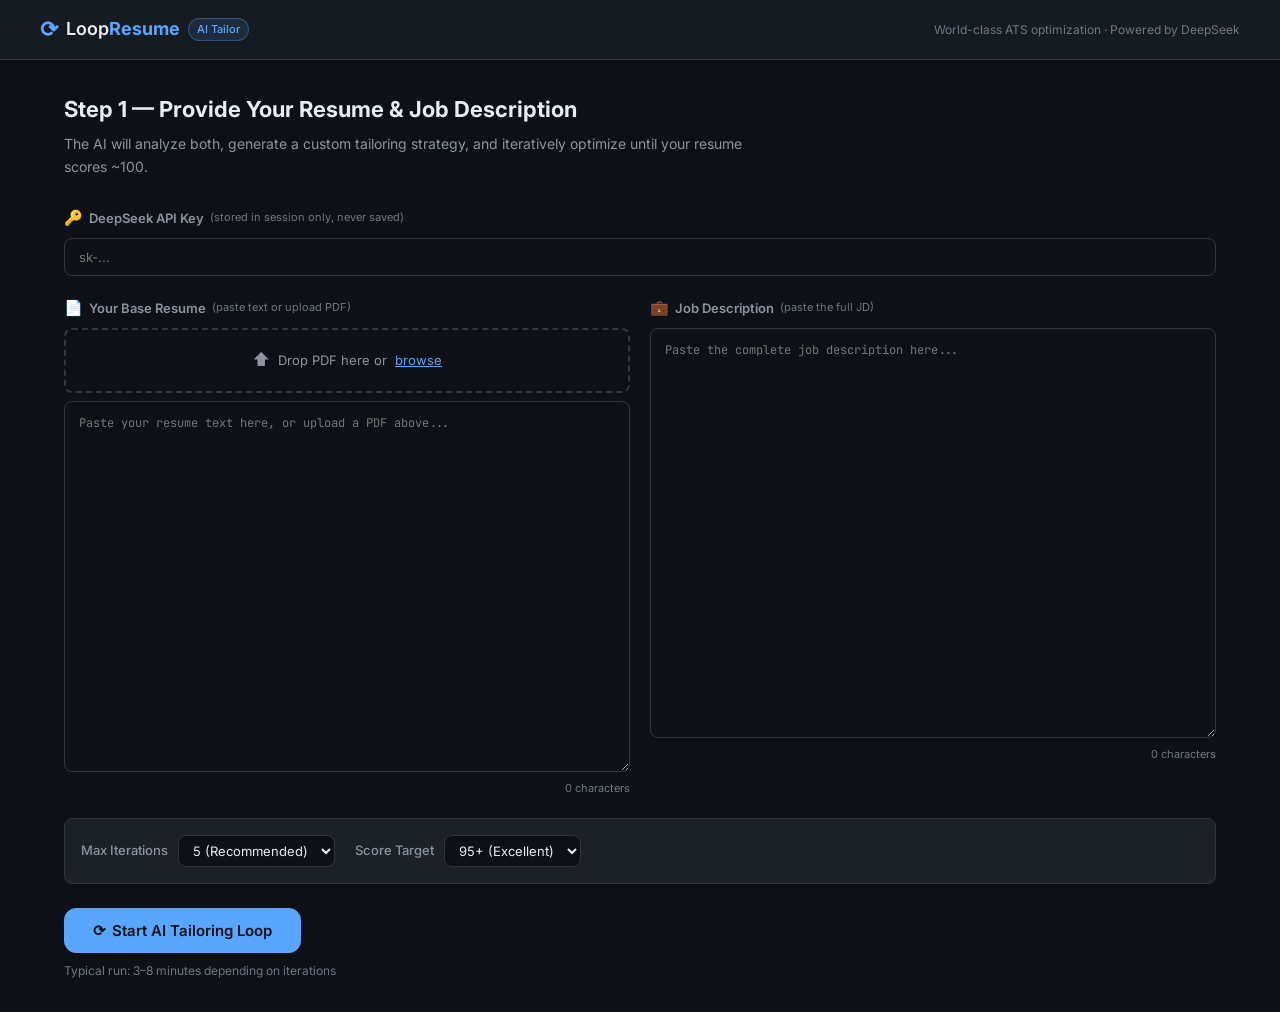
<file: templates/index.html>
<!DOCTYPE html>
<html lang="en">
<head>
  <meta charset="UTF-8" />
  <meta name="viewport" content="width=device-width, initial-scale=1.0" />
  <title>Loop Resume Tailor — AI-Powered ATS Optimization</title>
  <link rel="stylesheet" href="/static/style.css" />
  <link rel="preconnect" href="https://fonts.googleapis.com">
  <link href="https://fonts.googleapis.com/css2?family=Inter:wght@300;400;500;600;700&family=JetBrains+Mono:wght@400;500&display=swap" rel="stylesheet">
</head>
<body>
  <!-- ── Header ──────────────────────────────────────────────────── -->
  <header class="app-header">
    <div class="header-inner">
      <div class="logo">
        <span class="logo-icon">⟳</span>
        <span class="logo-text">Loop<strong>Resume</strong></span>
        <span class="logo-tag">AI Tailor</span>
      </div>
      <div class="header-tagline">World-class ATS optimization · Powered by DeepSeek</div>
    </div>
  </header>

  <!-- ── Main App ─────────────────────────────────────────────────── -->
  <main class="app-main">

    <!-- ── Step 1: Input Panel ──────────────────────────────────── -->
    <section id="input-panel" class="panel active">
      <div class="panel-header">
        <h2>Step 1 — Provide Your Resume &amp; Job Description</h2>
        <p class="panel-subtitle">The AI will analyze both, generate a custom tailoring strategy, and iteratively optimize until your resume scores ~100.</p>
      </div>

      <div class="input-grid">
        <!-- API Key -->
        <div class="input-block full-width">
          <label class="input-label">
            <span class="label-icon">🔑</span>
            DeepSeek API Key
            <span class="label-hint">(stored in session only, never saved)</span>
          </label>
          <input
            type="password"
            id="api-key"
            class="text-input"
            placeholder="sk-..."
            autocomplete="off"
          />
        </div>

        <!-- Resume Input -->
        <div class="input-block">
          <label class="input-label">
            <span class="label-icon">📄</span>
            Your Base Resume
            <span class="label-hint">(paste text or upload PDF)</span>
          </label>
          <div class="upload-zone" id="resume-upload-zone">
            <div class="upload-hint">
              <span class="upload-icon">⬆</span>
              Drop PDF here or <button class="link-btn" onclick="document.getElementById('resume-file').click()">browse</button>
            </div>
            <input type="file" id="resume-file" accept=".pdf,.txt" style="display:none" />
          </div>
          <textarea
            id="resume-text"
            class="text-area"
            placeholder="Paste your resume text here, or upload a PDF above..."
            rows="18"
          ></textarea>
          <div class="char-count" id="resume-char-count">0 characters</div>
        </div>

        <!-- JD Input -->
        <div class="input-block">
          <label class="input-label">
            <span class="label-icon">💼</span>
            Job Description
            <span class="label-hint">(paste the full JD)</span>
          </label>
          <textarea
            id="jd-text"
            class="text-area"
            placeholder="Paste the complete job description here..."
            rows="20"
          ></textarea>
          <div class="char-count" id="jd-char-count">0 characters</div>
        </div>
      </div>

      <!-- Settings Row -->
      <div class="settings-row">
        <div class="setting-item">
          <label class="setting-label">Max Iterations</label>
          <select id="max-iterations" class="setting-select">
            <option value="3">3 (Fast)</option>
            <option value="5" selected>5 (Recommended)</option>
            <option value="7">7 (Thorough)</option>
          </select>
        </div>
        <div class="setting-item">
          <label class="setting-label">Score Target</label>
          <select id="score-target" class="setting-select">
            <option value="90">90+ (Good)</option>
            <option value="95" selected>95+ (Excellent)</option>
            <option value="98">98+ (Perfect)</option>
          </select>
        </div>
      </div>

      <div class="action-row">
        <button id="start-btn" class="btn btn-primary btn-large" onclick="startTailoring()">
          <span class="btn-icon">⟳</span>
          Start AI Tailoring Loop
        </button>
        <p class="action-note">Typical run: 3–8 minutes depending on iterations</p>
      </div>
    </section>

    <!-- ── Step 2: Progress Panel ───────────────────────────────── -->
    <section id="progress-panel" class="panel">
      <div class="panel-header">
        <h2>Step 2 — AI Tailoring in Progress</h2>
        <p class="panel-subtitle">Watch the AI analyze, generate, score, and refine your resume in real time.</p>
      </div>

      <!-- Overall Progress -->
      <div class="progress-overview">
        <div class="progress-phase" id="phase-analyze">
          <div class="phase-dot"></div>
          <span>Analyze</span>
        </div>
        <div class="phase-connector"></div>
        <div class="progress-phase" id="phase-prompt">
          <div class="phase-dot"></div>
          <span>Prompt</span>
        </div>
        <div class="phase-connector"></div>
        <div class="progress-phase" id="phase-loop">
          <div class="phase-dot"></div>
          <span>Loop</span>
        </div>
        <div class="phase-connector"></div>
        <div class="progress-phase" id="phase-complete">
          <div class="phase-dot"></div>
          <span>Complete</span>
        </div>
      </div>

      <!-- Live Log -->
      <div class="log-container">
        <div class="log-header">
          <span class="log-title">Live Progress</span>
          <span class="log-spinner" id="log-spinner">●</span>
        </div>
        <div id="log-output" class="log-output"></div>
      </div>

      <!-- Iteration Score Cards -->
      <div id="iteration-cards" class="iteration-cards"></div>
    </section>

    <!-- ── Step 3: Results Panel ─────────────────────────────────── -->
    <section id="results-panel" class="panel">
      <div class="panel-header">
        <h2>Step 3 — Your Optimized Resume</h2>
        <p class="panel-subtitle">Your resume has been tailored and scored. Download the PDF and apply with confidence.</p>
      </div>

      <!-- Score Dashboard -->
      <div class="score-dashboard" id="score-dashboard">
        <div class="score-hero">
          <div class="score-circle" id="score-circle">
            <div class="score-number" id="final-score-number">--</div>
            <div class="score-label">/ 100</div>
          </div>
          <div class="score-meta">
            <div class="score-grade" id="score-grade">--</div>
            <div class="score-verdict" id="score-verdict">Analyzing...</div>
          </div>
        </div>

        <div class="score-breakdown" id="score-breakdown">
          <!-- Filled by JS -->
        </div>
      </div>

      <!-- Analysis Summary -->
      <div class="analysis-summary" id="analysis-summary">
        <!-- Filled by JS -->
      </div>

      <!-- Resume Tabs -->
      <div class="resume-tabs">
        <button class="tab-btn active" onclick="switchTab('tailored')">Tailored Resume</button>
        <button class="tab-btn" onclick="switchTab('prompt')">Final Prompt</button>
        <button class="tab-btn" onclick="switchTab('iterations')">All Iterations</button>
      </div>

      <div id="tab-tailored" class="tab-content active">
        <div class="resume-toolbar">
          <button class="btn btn-primary" id="download-pdf-btn" onclick="downloadPDF()">
            <span class="btn-icon">⬇</span> Download PDF
          </button>
          <button class="btn btn-secondary" onclick="copyResume()">
            <span class="btn-icon">⎘</span> Copy Text
          </button>
          <button class="btn btn-ghost" onclick="resetApp()">
            <span class="btn-icon">⟳</span> Start Over
          </button>
        </div>
        <pre id="final-resume-text" class="resume-preview"></pre>
      </div>

      <div id="tab-prompt" class="tab-content">
        <div class="prompt-box">
          <div class="prompt-header">
            <span>Ultimate Tailoring Prompt</span>
            <button class="btn btn-secondary btn-sm" onclick="copyPrompt()">Copy Prompt</button>
          </div>
          <pre id="final-prompt-text" class="prompt-preview"></pre>
        </div>
      </div>

      <div id="tab-iterations" class="tab-content">
        <div id="iterations-detail" class="iterations-detail">
          <!-- Filled by JS -->
        </div>
      </div>
    </section>

  </main>

  <!-- ── Toast Notification ──────────────────────────────────────── -->
  <div id="toast" class="toast"></div>

  <script src="/static/app.js"></script>
</body>
</html>
</file>
<file: static/style.css>
/* ═══════════════════════════════════════════════════════════════
   Loop Resume Tailor — Stylesheet
   ═══════════════════════════════════════════════════════════════ */

:root {
  --bg: #0d1117;
  --bg-panel: #161b22;
  --bg-card: #1c2128;
  --bg-input: #0d1117;
  --border: #30363d;
  --border-focus: #58a6ff;
  --text-primary: #e6edf3;
  --text-secondary: #8b949e;
  --text-muted: #6e7681;
  --accent: #58a6ff;
  --accent-hover: #79c0ff;
  --success: #3fb950;
  --warning: #d29922;
  --danger: #f85149;
  --score-high: #3fb950;
  --score-mid: #d29922;
  --score-low: #f85149;
  --radius: 8px;
  --radius-lg: 12px;
  --shadow: 0 1px 3px rgba(0,0,0,0.4);
  --shadow-lg: 0 8px 24px rgba(0,0,0,0.5);
  --font: 'Inter', -apple-system, BlinkMacSystemFont, sans-serif;
  --font-mono: 'JetBrains Mono', 'Fira Code', monospace;
  --transition: 0.2s ease;
}

*, *::before, *::after { box-sizing: border-box; margin: 0; padding: 0; }

html { scroll-behavior: smooth; }

body {
  font-family: var(--font);
  background: var(--bg);
  color: var(--text-primary);
  min-height: 100vh;
  line-height: 1.6;
  font-size: 14px;
}

/* ── Header ──────────────────────────────────────────────────── */
.app-header {
  background: var(--bg-panel);
  border-bottom: 1px solid var(--border);
  padding: 0 24px;
  height: 60px;
  display: flex;
  align-items: center;
  position: sticky;
  top: 0;
  z-index: 100;
  backdrop-filter: blur(8px);
}

.header-inner {
  max-width: 1200px;
  width: 100%;
  margin: 0 auto;
  display: flex;
  align-items: center;
  justify-content: space-between;
}

.logo {
  display: flex;
  align-items: center;
  gap: 8px;
  font-size: 18px;
  font-weight: 600;
}

.logo-icon {
  font-size: 22px;
  color: var(--accent);
  animation: spin-slow 4s linear infinite;
}

@keyframes spin-slow {
  from { transform: rotate(0deg); }
  to { transform: rotate(360deg); }
}

.logo-text { color: var(--text-primary); }
.logo-text strong { color: var(--accent); }

.logo-tag {
  background: rgba(88,166,255,0.12);
  color: var(--accent);
  font-size: 11px;
  font-weight: 500;
  padding: 2px 8px;
  border-radius: 20px;
  border: 1px solid rgba(88,166,255,0.3);
}

.header-tagline {
  font-size: 12px;
  color: var(--text-muted);
}

/* ── Main Layout ─────────────────────────────────────────────── */
.app-main {
  max-width: 1200px;
  margin: 0 auto;
  padding: 32px 24px;
}

/* ── Panels ──────────────────────────────────────────────────── */
.panel {
  display: none;
  animation: fadeIn 0.3s ease;
}

.panel.active { display: block; }

@keyframes fadeIn {
  from { opacity: 0; transform: translateY(8px); }
  to   { opacity: 1; transform: translateY(0); }
}

.panel-header {
  margin-bottom: 28px;
}

.panel-header h2 {
  font-size: 22px;
  font-weight: 700;
  color: var(--text-primary);
  margin-bottom: 6px;
}

.panel-subtitle {
  color: var(--text-secondary);
  font-size: 14px;
  max-width: 700px;
}

/* ── Input Grid ──────────────────────────────────────────────── */
.input-grid {
  display: grid;
  grid-template-columns: 1fr 1fr;
  gap: 20px;
  margin-bottom: 20px;
}

.input-block { display: flex; flex-direction: column; gap: 8px; }
.input-block.full-width { grid-column: 1 / -1; }

.input-label {
  font-size: 13px;
  font-weight: 600;
  color: var(--text-secondary);
  display: flex;
  align-items: center;
  gap: 6px;
}

.label-icon { font-size: 15px; }

.label-hint {
  font-size: 11px;
  font-weight: 400;
  color: var(--text-muted);
}

.text-input {
  background: var(--bg-input);
  border: 1px solid var(--border);
  border-radius: var(--radius);
  color: var(--text-primary);
  font-family: var(--font);
  font-size: 13px;
  padding: 10px 14px;
  transition: border-color var(--transition), box-shadow var(--transition);
  outline: none;
  width: 100%;
}

.text-input:focus {
  border-color: var(--border-focus);
  box-shadow: 0 0 0 3px rgba(88,166,255,0.15);
}

.text-area {
  background: var(--bg-input);
  border: 1px solid var(--border);
  border-radius: var(--radius);
  color: var(--text-primary);
  font-family: var(--font-mono);
  font-size: 12px;
  line-height: 1.6;
  padding: 12px 14px;
  resize: vertical;
  transition: border-color var(--transition), box-shadow var(--transition);
  outline: none;
  width: 100%;
}

.text-area:focus {
  border-color: var(--border-focus);
  box-shadow: 0 0 0 3px rgba(88,166,255,0.15);
}

.char-count {
  font-size: 11px;
  color: var(--text-muted);
  text-align: right;
}

/* ── Upload Zone ─────────────────────────────────────────────── */
.upload-zone {
  border: 2px dashed var(--border);
  border-radius: var(--radius);
  padding: 16px;
  text-align: center;
  cursor: pointer;
  transition: border-color var(--transition), background var(--transition);
}

.upload-zone:hover, .upload-zone.drag-over {
  border-color: var(--accent);
  background: rgba(88,166,255,0.05);
}

.upload-hint {
  font-size: 13px;
  color: var(--text-secondary);
  display: flex;
  align-items: center;
  justify-content: center;
  gap: 8px;
}

.upload-icon { font-size: 18px; }

.link-btn {
  background: none;
  border: none;
  color: var(--accent);
  cursor: pointer;
  font-size: 13px;
  font-family: var(--font);
  text-decoration: underline;
  padding: 0;
}

.link-btn:hover { color: var(--accent-hover); }

/* ── Settings Row ────────────────────────────────────────────── */
.settings-row {
  display: flex;
  gap: 20px;
  margin-bottom: 24px;
  padding: 16px;
  background: var(--bg-card);
  border: 1px solid var(--border);
  border-radius: var(--radius);
}

.setting-item { display: flex; align-items: center; gap: 10px; }

.setting-label {
  font-size: 13px;
  font-weight: 500;
  color: var(--text-secondary);
  white-space: nowrap;
}

.setting-select {
  background: var(--bg-input);
  border: 1px solid var(--border);
  border-radius: var(--radius);
  color: var(--text-primary);
  font-family: var(--font);
  font-size: 13px;
  padding: 6px 10px;
  cursor: pointer;
  outline: none;
}

.setting-select:focus { border-color: var(--border-focus); }

/* ── Buttons ─────────────────────────────────────────────────── */
.btn {
  display: inline-flex;
  align-items: center;
  gap: 6px;
  font-family: var(--font);
  font-size: 13px;
  font-weight: 600;
  padding: 8px 16px;
  border-radius: var(--radius);
  border: 1px solid transparent;
  cursor: pointer;
  transition: all var(--transition);
  text-decoration: none;
  white-space: nowrap;
}

.btn:disabled {
  opacity: 0.5;
  cursor: not-allowed;
}

.btn-primary {
  background: var(--accent);
  color: #0d1117;
  border-color: var(--accent);
}

.btn-primary:hover:not(:disabled) {
  background: var(--accent-hover);
  border-color: var(--accent-hover);
}

.btn-secondary {
  background: transparent;
  color: var(--text-primary);
  border-color: var(--border);
}

.btn-secondary:hover:not(:disabled) {
  background: var(--bg-card);
  border-color: var(--text-secondary);
}

.btn-ghost {
  background: transparent;
  color: var(--text-secondary);
  border-color: transparent;
}

.btn-ghost:hover:not(:disabled) {
  color: var(--text-primary);
  background: var(--bg-card);
}

.btn-large {
  font-size: 15px;
  padding: 12px 28px;
  border-radius: var(--radius-lg);
}

.btn-sm {
  font-size: 12px;
  padding: 4px 10px;
}

.btn-icon { font-size: 15px; }

.action-row {
  display: flex;
  flex-direction: column;
  align-items: flex-start;
  gap: 8px;
}

.action-note {
  font-size: 12px;
  color: var(--text-muted);
}

/* ── Progress Panel ──────────────────────────────────────────── */
.progress-overview {
  display: flex;
  align-items: center;
  margin-bottom: 28px;
  padding: 20px;
  background: var(--bg-card);
  border: 1px solid var(--border);
  border-radius: var(--radius-lg);
}

.progress-phase {
  display: flex;
  flex-direction: column;
  align-items: center;
  gap: 6px;
  flex: 1;
}

.progress-phase span {
  font-size: 12px;
  font-weight: 500;
  color: var(--text-muted);
  transition: color var(--transition);
}

.progress-phase.active span { color: var(--accent); }
.progress-phase.done span { color: var(--success); }

.phase-dot {
  width: 14px;
  height: 14px;
  border-radius: 50%;
  background: var(--border);
  border: 2px solid var(--border);
  transition: all var(--transition);
}

.progress-phase.active .phase-dot {
  background: var(--accent);
  border-color: var(--accent);
  box-shadow: 0 0 0 4px rgba(88,166,255,0.2);
  animation: pulse 1.5s infinite;
}

.progress-phase.done .phase-dot {
  background: var(--success);
  border-color: var(--success);
}

@keyframes pulse {
  0%, 100% { box-shadow: 0 0 0 4px rgba(88,166,255,0.2); }
  50%       { box-shadow: 0 0 0 8px rgba(88,166,255,0.1); }
}

.phase-connector {
  flex: 2;
  height: 2px;
  background: var(--border);
  margin-bottom: 20px;
  transition: background var(--transition);
}

/* ── Log Output ──────────────────────────────────────────────── */
.log-container {
  background: var(--bg-input);
  border: 1px solid var(--border);
  border-radius: var(--radius-lg);
  margin-bottom: 24px;
  overflow: hidden;
}

.log-header {
  display: flex;
  align-items: center;
  justify-content: space-between;
  padding: 10px 16px;
  background: var(--bg-card);
  border-bottom: 1px solid var(--border);
}

.log-title {
  font-size: 12px;
  font-weight: 600;
  color: var(--text-secondary);
  text-transform: uppercase;
  letter-spacing: 0.5px;
}

.log-spinner {
  color: var(--accent);
  animation: blink 1s infinite;
  font-size: 10px;
}

@keyframes blink {
  0%, 100% { opacity: 1; }
  50%       { opacity: 0.2; }
}

.log-output {
  font-family: var(--font-mono);
  font-size: 12px;
  line-height: 1.7;
  padding: 16px;
  max-height: 280px;
  overflow-y: auto;
  color: var(--text-secondary);
}

.log-line {
  display: flex;
  gap: 10px;
  padding: 2px 0;
}

.log-time {
  color: var(--text-muted);
  min-width: 60px;
  font-size: 11px;
}

.log-msg { flex: 1; }
.log-msg.success { color: var(--success); }
.log-msg.warning { color: var(--warning); }
.log-msg.error   { color: var(--danger); }
.log-msg.accent  { color: var(--accent); }

/* ── Iteration Cards ─────────────────────────────────────────── */
.iteration-cards {
  display: grid;
  grid-template-columns: repeat(auto-fill, minmax(200px, 1fr));
  gap: 12px;
}

.iter-card {
  background: var(--bg-card);
  border: 1px solid var(--border);
  border-radius: var(--radius);
  padding: 14px;
  transition: border-color var(--transition);
}

.iter-card.best { border-color: var(--success); }

.iter-card-header {
  display: flex;
  justify-content: space-between;
  align-items: center;
  margin-bottom: 10px;
}

.iter-label {
  font-size: 12px;
  font-weight: 600;
  color: var(--text-secondary);
  text-transform: uppercase;
}

.iter-badge {
  font-size: 10px;
  padding: 2px 6px;
  border-radius: 10px;
  background: rgba(63,185,80,0.15);
  color: var(--success);
  border: 1px solid rgba(63,185,80,0.3);
}

.iter-score {
  font-size: 32px;
  font-weight: 700;
  line-height: 1;
  margin-bottom: 4px;
}

.iter-grade {
  font-size: 12px;
  color: var(--text-muted);
}

.iter-mini-bars {
  margin-top: 10px;
  display: flex;
  flex-direction: column;
  gap: 4px;
}

.mini-bar-row {
  display: flex;
  align-items: center;
  gap: 6px;
  font-size: 10px;
}

.mini-bar-label {
  width: 55px;
  color: var(--text-muted);
  text-align: right;
  white-space: nowrap;
  overflow: hidden;
  text-overflow: ellipsis;
}

.mini-bar-track {
  flex: 1;
  height: 4px;
  background: var(--border);
  border-radius: 2px;
  overflow: hidden;
}

.mini-bar-fill {
  height: 100%;
  border-radius: 2px;
  transition: width 0.5s ease;
}

/* ── Score Dashboard ─────────────────────────────────────────── */
.score-dashboard {
  background: var(--bg-card);
  border: 1px solid var(--border);
  border-radius: var(--radius-lg);
  padding: 28px;
  margin-bottom: 24px;
  display: grid;
  grid-template-columns: auto 1fr;
  gap: 32px;
  align-items: center;
}

.score-hero {
  display: flex;
  align-items: center;
  gap: 20px;
}

.score-circle {
  width: 110px;
  height: 110px;
  border-radius: 50%;
  border: 6px solid var(--border);
  display: flex;
  flex-direction: column;
  align-items: center;
  justify-content: center;
  transition: border-color 0.5s ease;
  position: relative;
}

.score-circle.high  { border-color: var(--success); box-shadow: 0 0 20px rgba(63,185,80,0.3); }
.score-circle.mid   { border-color: var(--warning); box-shadow: 0 0 20px rgba(210,153,34,0.3); }
.score-circle.low   { border-color: var(--danger);  box-shadow: 0 0 20px rgba(248,81,73,0.3); }

.score-number {
  font-size: 36px;
  font-weight: 700;
  line-height: 1;
  color: var(--text-primary);
}

.score-label {
  font-size: 12px;
  color: var(--text-muted);
}

.score-grade {
  font-size: 28px;
  font-weight: 700;
  color: var(--accent);
}

.score-verdict {
  font-size: 13px;
  color: var(--text-secondary);
  max-width: 300px;
  margin-top: 4px;
}

.score-breakdown {
  display: flex;
  flex-direction: column;
  gap: 10px;
}

.score-dim {
  display: grid;
  grid-template-columns: 140px 1fr 50px;
  align-items: center;
  gap: 12px;
}

.score-dim-label {
  font-size: 12px;
  font-weight: 500;
  color: var(--text-secondary);
}

.score-bar-track {
  height: 8px;
  background: var(--border);
  border-radius: 4px;
  overflow: hidden;
}

.score-bar-fill {
  height: 100%;
  border-radius: 4px;
  transition: width 0.8s cubic-bezier(0.4, 0, 0.2, 1);
}

.score-dim-value {
  font-size: 12px;
  font-weight: 600;
  color: var(--text-primary);
  text-align: right;
}

/* ── Analysis Summary ────────────────────────────────────────── */
.analysis-summary {
  display: grid;
  grid-template-columns: 1fr 1fr 1fr;
  gap: 16px;
  margin-bottom: 24px;
}

.analysis-card {
  background: var(--bg-card);
  border: 1px solid var(--border);
  border-radius: var(--radius);
  padding: 16px;
}

.analysis-card-title {
  font-size: 11px;
  font-weight: 600;
  text-transform: uppercase;
  letter-spacing: 0.5px;
  color: var(--text-muted);
  margin-bottom: 10px;
}

.analysis-card ul {
  list-style: none;
  display: flex;
  flex-direction: column;
  gap: 4px;
}

.analysis-card li {
  font-size: 12px;
  color: var(--text-secondary);
  padding: 3px 0;
  border-bottom: 1px solid var(--border);
}

.analysis-card li:last-child { border-bottom: none; }

.tag-list {
  display: flex;
  flex-wrap: wrap;
  gap: 4px;
}

.tag {
  font-size: 11px;
  padding: 2px 8px;
  border-radius: 20px;
  background: rgba(88,166,255,0.1);
  color: var(--accent);
  border: 1px solid rgba(88,166,255,0.2);
}

.tag.missing {
  background: rgba(248,81,73,0.1);
  color: var(--danger);
  border-color: rgba(248,81,73,0.2);
}

.tag.match {
  background: rgba(63,185,80,0.1);
  color: var(--success);
  border-color: rgba(63,185,80,0.2);
}

/* ── Resume Tabs ─────────────────────────────────────────────── */
.resume-tabs {
  display: flex;
  gap: 0;
  border-bottom: 1px solid var(--border);
  margin-bottom: 20px;
}

.tab-btn {
  background: none;
  border: none;
  border-bottom: 2px solid transparent;
  color: var(--text-secondary);
  cursor: pointer;
  font-family: var(--font);
  font-size: 13px;
  font-weight: 500;
  padding: 10px 18px;
  transition: all var(--transition);
  margin-bottom: -1px;
}

.tab-btn:hover { color: var(--text-primary); }

.tab-btn.active {
  color: var(--accent);
  border-bottom-color: var(--accent);
}

.tab-content { display: none; }
.tab-content.active { display: block; }

/* ── Resume Preview ──────────────────────────────────────────── */
.resume-toolbar {
  display: flex;
  gap: 10px;
  margin-bottom: 16px;
  flex-wrap: wrap;
}

.resume-preview {
  background: var(--bg-input);
  border: 1px solid var(--border);
  border-radius: var(--radius);
  padding: 24px;
  font-family: var(--font-mono);
  font-size: 12px;
  line-height: 1.7;
  color: var(--text-secondary);
  white-space: pre-wrap;
  word-break: break-word;
  max-height: 600px;
  overflow-y: auto;
}

/* ── Prompt Preview ──────────────────────────────────────────── */
.prompt-box {
  background: var(--bg-card);
  border: 1px solid var(--border);
  border-radius: var(--radius-lg);
  overflow: hidden;
}

.prompt-header {
  display: flex;
  justify-content: space-between;
  align-items: center;
  padding: 12px 16px;
  background: var(--bg-input);
  border-bottom: 1px solid var(--border);
  font-size: 13px;
  font-weight: 600;
  color: var(--text-secondary);
}

.prompt-preview {
  padding: 20px;
  font-family: var(--font-mono);
  font-size: 12px;
  line-height: 1.7;
  color: var(--text-secondary);
  white-space: pre-wrap;
  word-break: break-word;
  max-height: 500px;
  overflow-y: auto;
}

/* ── Iterations Detail ───────────────────────────────────────── */
.iterations-detail {
  display: flex;
  flex-direction: column;
  gap: 16px;
}

.iter-detail-card {
  background: var(--bg-card);
  border: 1px solid var(--border);
  border-radius: var(--radius);
  overflow: hidden;
}

.iter-detail-header {
  display: flex;
  justify-content: space-between;
  align-items: center;
  padding: 12px 16px;
  background: var(--bg-input);
  border-bottom: 1px solid var(--border);
  cursor: pointer;
}

.iter-detail-title {
  font-size: 13px;
  font-weight: 600;
  color: var(--text-primary);
}

.iter-detail-score {
  font-size: 18px;
  font-weight: 700;
}

.iter-detail-body {
  padding: 16px;
  display: none;
}

.iter-detail-body.open { display: block; }

.iter-section-title {
  font-size: 11px;
  font-weight: 600;
  text-transform: uppercase;
  color: var(--text-muted);
  margin-bottom: 8px;
  margin-top: 14px;
}

.iter-section-title:first-child { margin-top: 0; }

/* ── Toast ───────────────────────────────────────────────────── */
.toast {
  position: fixed;
  bottom: 24px;
  right: 24px;
  background: var(--bg-card);
  border: 1px solid var(--border);
  border-radius: var(--radius);
  padding: 12px 18px;
  font-size: 13px;
  color: var(--text-primary);
  box-shadow: var(--shadow-lg);
  transform: translateY(100px);
  opacity: 0;
  transition: all 0.3s ease;
  z-index: 1000;
  max-width: 320px;
}

.toast.show {
  transform: translateY(0);
  opacity: 1;
}

.toast.success { border-color: var(--success); }
.toast.error   { border-color: var(--danger); }

/* ── Scrollbar ───────────────────────────────────────────────── */
::-webkit-scrollbar { width: 6px; height: 6px; }
::-webkit-scrollbar-track { background: var(--bg); }
::-webkit-scrollbar-thumb { background: var(--border); border-radius: 3px; }
::-webkit-scrollbar-thumb:hover { background: var(--text-muted); }

/* ── Responsive ──────────────────────────────────────────────── */
@media (max-width: 768px) {
  .input-grid { grid-template-columns: 1fr; }
  .score-dashboard { grid-template-columns: 1fr; }
  .analysis-summary { grid-template-columns: 1fr; }
  .header-tagline { display: none; }
  .app-main { padding: 20px 16px; }
}
</file>
